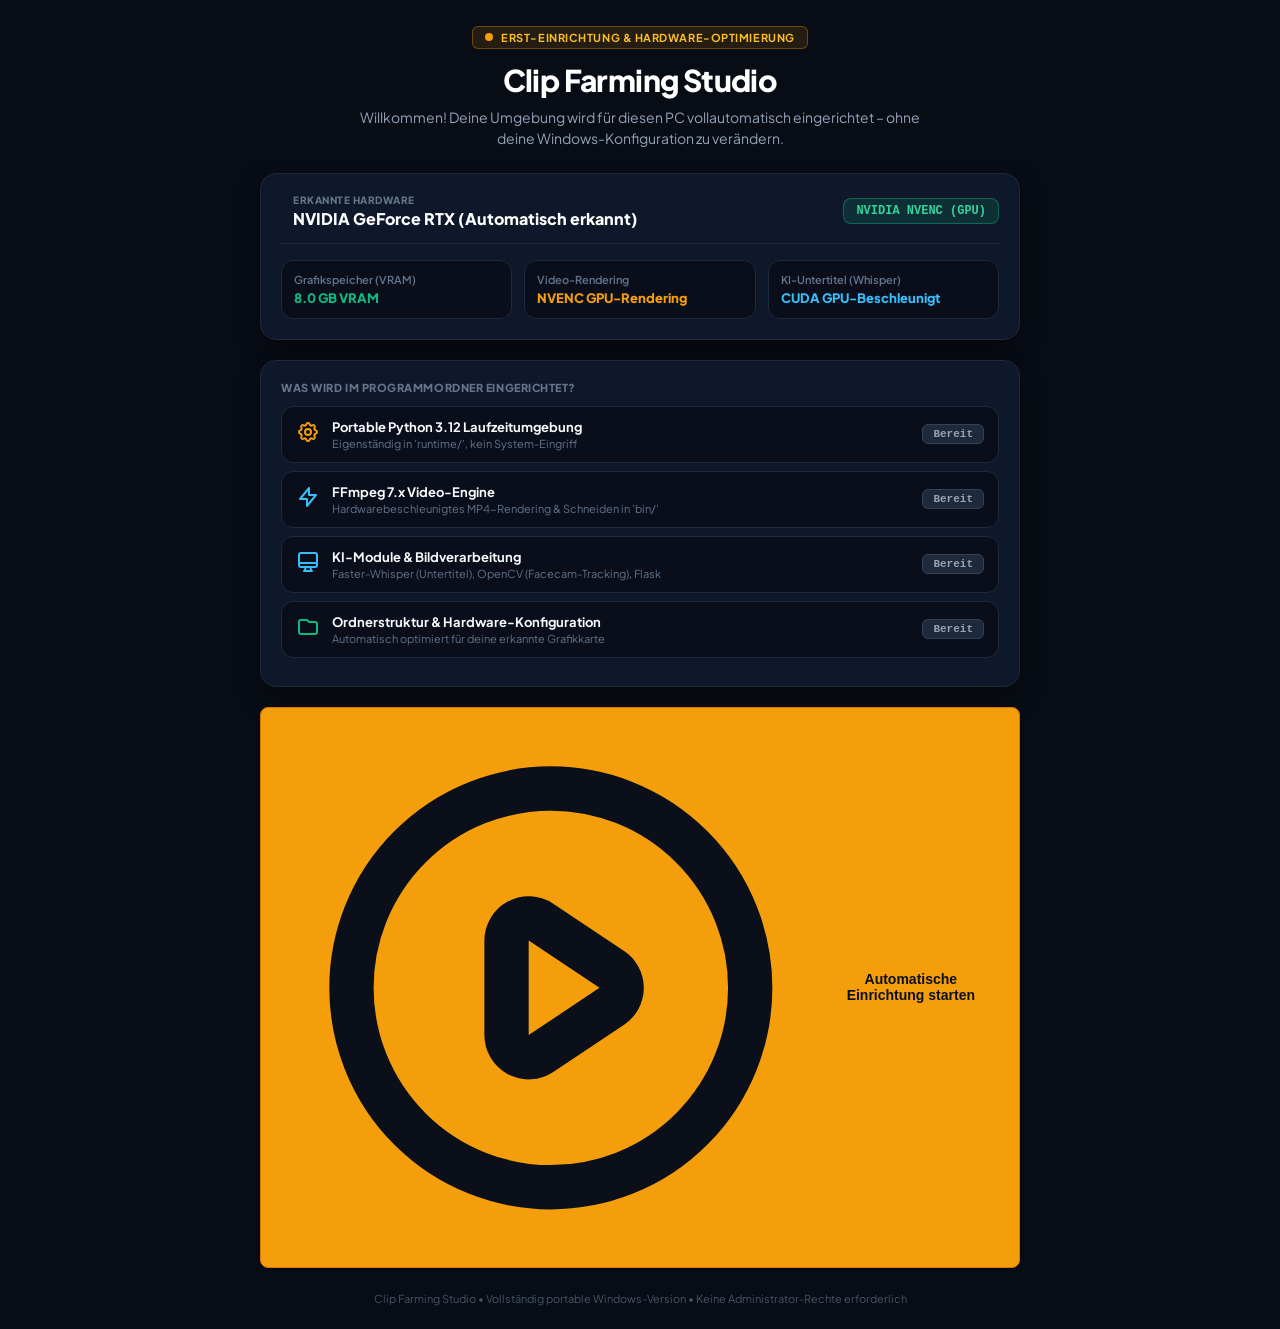
<file: ui/setup.html>
<!DOCTYPE html>
<html lang="de">
<head>
    <meta charset="UTF-8">
    <meta name="viewport" content="width=device-width, initial-scale=1.0">
    <title>Clip Farming Studio - Erst-Einrichtung</title>
    <link rel="preconnect" href="https://fonts.googleapis.com">
    <link rel="preconnect" href="https://fonts.gstatic.com" crossorigin>
    <link href="https://fonts.googleapis.com/css2?family=Plus+Jakarta+Sans:wght@400;500;600;700;800&display=swap" rel="stylesheet">
    <style>
        * { box-sizing: border-box; margin: 0; padding: 0; }
        body {
            background-color: #080c14;
            color: #f1f5f9;
            font-family: 'Plus Jakarta Sans', -apple-system, BlinkMacSystemFont, "Segoe UI", Roboto, sans-serif;
            min-height: 100vh;
            display: flex;
            flex-direction: column;
            justify-content: space-between;
            overflow-x: hidden;
            padding: 24px;
            -webkit-font-smoothing: antialiased;
        }
        .container {
            max-width: 760px;
            margin: 0 auto;
            width: 100%;
            flex: 1;
            display: flex;
            flex-direction: column;
            justify-content: center;
        }
        .header { text-align: center; margin-bottom: 24px; }
        .badge-pill {
            display: inline-flex;
            align-items: center;
            gap: 8px;
            padding: 4px 12px;
            border-radius: 6px;
            background: rgba(245, 158, 11, 0.12);
            border: 1px solid rgba(245, 158, 11, 0.35);
            color: #fbbf24;
            font-size: 11px;
            font-weight: 700;
            letter-spacing: 0.05em;
            text-transform: uppercase;
            margin-bottom: 12px;
        }
        .pulse-dot {
            width: 8px;
            height: 8px;
            border-radius: 50%;
            background: #f59e0b;
            animation: pulse 1.5s infinite;
        }
        @keyframes pulse { 0%, 100% { opacity: 1; } 50% { opacity: 0.3; } }
        .title {
            font-size: 30px;
            font-weight: 800;
            color: #ffffff;
            display: flex;
            align-items: center;
            justify-content: center;
            gap: 12px;
            letter-spacing: -0.02em;
        }
        .title span.highlight {
            color: #f59e0b;
        }
        .subtitle {
            color: #94a3b8;
            font-size: 14px;
            margin-top: 8px;
            max-width: 580px;
            margin-left: auto;
            margin-right: auto;
            line-height: 1.5;
        }
        .card {
            background: #0f172a;
            border: 1px solid #1e293b;
            border-radius: 16px;
            padding: 20px;
            margin-bottom: 20px;
            box-shadow: 0 10px 25px -5px rgba(0, 0, 0, 0.5);
        }
        .card-header {
            display: flex;
            align-items: center;
            justify-content: space-between;
            border-bottom: 1px solid #1e293b;
            padding-bottom: 14px;
            margin-bottom: 16px;
        }
        .gpu-title-box { display: flex; align-items: center; gap: 12px; }
        .gpu-title-icon { font-size: 24px; }
        .gpu-tag { font-size: 10px; font-weight: 800; text-transform: uppercase; color: #64748b; letter-spacing: 0.05em; }
        .gpu-name-text { font-size: 16px; font-weight: 800; color: #ffffff; margin-top: 2px; }
        .encoder-tag {
            padding: 5px 12px;
            border-radius: 8px;
            font-family: monospace;
            font-size: 12px;
            font-weight: 800;
            background: #1e293b;
            color: #94a3b8;
            border: 1px solid #334155;
        }
        .encoder-nvenc { background: rgba(16, 185, 129, 0.15); color: #34d399; border-color: rgba(16, 185, 129, 0.4); }
        .encoder-amf { background: rgba(244, 63, 94, 0.15); color: #fb7185; border-color: rgba(244, 63, 94, 0.4); }
        .encoder-qsv { background: rgba(14, 165, 233, 0.15); color: #38bdf8; border-color: rgba(14, 165, 233, 0.4); }
        .specs-grid {
            display: grid;
            grid-template-columns: repeat(3, 1fr);
            gap: 12px;
        }
        @media (max-width: 640px) { .specs-grid { grid-template-columns: 1fr; } }
        .spec-box {
            background: #090e1a;
            border: 1px solid #1e293b;
            border-radius: 12px;
            padding: 12px;
        }
        .spec-label { font-size: 11px; color: #64748b; font-weight: 600; }
        .spec-value { font-size: 13px; font-weight: 800; color: #f1f5f9; margin-top: 4px; }
        .spec-value.green { color: #10b981; }
        .spec-value.amber { color: #f59e0b; }
        .spec-value.blue { color: #38bdf8; }
        .checklist-item {
            display: flex;
            align-items: center;
            justify-content: space-between;
            padding: 12px 14px;
            background: #090e1a;
            border: 1px solid #1e293b;
            border-radius: 12px;
            margin-bottom: 8px;
        }
        .item-left { display: flex; align-items: center; gap: 12px; }
        .item-icon { font-size: 18px; width: 24px; text-align: center; }
        .item-name { font-size: 13px; font-weight: 700; color: #f8fafc; }
        .item-desc { font-size: 11px; color: #64748b; margin-top: 2px; }
        .item-badge {
            font-size: 11px;
            font-weight: 700;
            padding: 3px 10px;
            border-radius: 6px;
            background: #1e293b;
            color: #94a3b8;
            border: 1px solid #334155;
            font-family: monospace;
            white-space: nowrap;
        }
        .item-badge.done { background: rgba(16, 185, 129, 0.15); color: #34d399; border-color: rgba(16, 185, 129, 0.4); }
        .item-badge.running { background: rgba(245, 158, 11, 0.15); color: #fbbf24; border-color: rgba(245, 158, 11, 0.4); animation: pulse 1s infinite; }
        .btn-primary {
            width: 100%;
            padding: 14px 24px;
            border-radius: 8px;
            background: #f59e0b;
            color: #0b0f19;
            font-size: 14px;
            font-weight: 700;
            border: 1px solid #d97706;
            cursor: pointer;
            box-shadow: 0 1px 2px rgba(0, 0, 0, 0.4);
            transition: background 0.15s ease, border-color 0.15s ease;
            display: flex;
            align-items: center;
            justify-content: center;
            gap: 10px;
        }
        .btn-primary:hover {
            background: #fbbf24;
            border-color: #f59e0b;
        }
        .btn-primary:active { background: #d97706; }
        .progress-box {
            background: #0f172a;
            border: 1px solid #1e293b;
            border-radius: 16px;
            padding: 20px;
            margin-bottom: 20px;
            display: none;
        }
        .progress-header {
            display: flex;
            align-items: center;
            justify-content: space-between;
            font-size: 13px;
            font-weight: 700;
            margin-bottom: 10px;
        }
        .progress-track {
            width: 100%;
            height: 10px;
            background: #090e1a;
            border: 1px solid #1e293b;
            border-radius: 6px;
            overflow: hidden;
            margin-bottom: 12px;
            padding: 2px;
        }
        .progress-fill {
            height: 100%;
            width: 0%;
            background: #10b981;
            border-radius: 4px;
            transition: width 0.3s ease;
        }
        .console-box {
            background: #050811;
            border: 1px solid #1e293b;
            border-radius: 10px;
            padding: 12px;
            font-family: monospace;
            font-size: 11px;
            color: #94a3b8;
            max-height: 140px;
            overflow-y: auto;
            margin-top: 12px;
            line-height: 1.5;
        }
        .success-box {
            display: none;
            background: rgba(16, 185, 129, 0.1);
            border: 1px solid rgba(16, 185, 129, 0.4);
            border-radius: 16px;
            padding: 24px;
            text-align: center;
            margin-bottom: 20px;
        }
        .success-icon {
            width: 48px;
            height: 48px;
            border-radius: 50%;
            background: rgba(16, 185, 129, 0.2);
            color: #10b981;
            border: 1px solid #10b981;
            display: flex;
            align-items: center;
            justify-content: center;
            font-size: 24px;
            margin: 0 auto 12px auto;
        }
        .footer {
            text-align: center;
            font-size: 11px;
            color: #475569;
            margin-top: 24px;
        }
        .spinner {
            display: inline-block;
            width: 14px;
            height: 14px;
            border: 2px solid rgba(245, 158, 11, 0.3);
            border-top-color: #f59e0b;
            border-radius: 50%;
            animation: spin 0.8s linear infinite;
        }
        :focus-visible { outline: 2px solid #f59e0b; outline-offset: 2px; }
        @media (prefers-reduced-motion: reduce) {
            *, ::before, ::after {
                animation-duration: 0.01ms !important;
                animation-iteration-count: 1 !important;
                transition-duration: 0.01ms !important;
            }
        }
        @keyframes spin { to { transform: rotate(360deg); } }
        .hidden { display: none !important; }
    </style>
</head>
<body>

    <div id="boot-splash" style="min-height: 100vh; display: flex; flex-direction: column; align-items: center; justify-content: center; font-family: sans-serif; color: #fff;">
        <span class="spinner" style="width: 32px; height: 32px; margin-bottom: 16px;"></span>
        <h2 style="font-size: 20px; font-weight: bold;">Starte Clip Farming Studio...</h2>
    </div>

    <div class="container hidden">

        <!-- Header -->
        <div class="header">
            <div class="badge-pill">
                <span class="pulse-dot"></span>
                <span>Erst-Einrichtung & Hardware-Optimierung</span>
            </div>
            <h1 class="title">
                <span>Clip Farming Studio</span>
            </h1>
            <p class="subtitle">
                Willkommen! Deine Umgebung wird für diesen PC vollautomatisch eingerichtet – ohne deine Windows-Konfiguration zu verändern.
            </p>
        </div>

        <!-- Hardware Card -->
        <div class="card">
            <div class="card-header">
                <div class="gpu-title-box">
                    <span class="gpu-title-icon">
                        <svg class="w-5 h-5 inline-block text-amber-400" fill="none" stroke="currentColor" stroke-width="2" viewBox="0 0 24 24"><path stroke-linecap="round" stroke-linejoin="round" d="M9.75 17L9 20l-1 1h8l-1-1-.75-3M3 13h18M5 17h14a2 2 0 002-2V5a2 2 0 00-2-2H5a2 2 0 00-2 2v10a2 2 0 002 2z"/></svg>
                    </span>
                    <div>
                        <div class="gpu-tag">Erkannte Hardware</div>
                        <div id="gpu-name" class="gpu-name-text">
                            <span>Ermittle Grafikkarte...</span>
                            <span class="spinner" style="vertical-align: middle; margin-left: 6px;"></span>
                        </div>
                    </div>
                </div>
                <div id="encoder-badge" class="encoder-tag">
                    <span>Prüfe...</span>
                </div>
            </div>

            <div class="specs-grid">
                <div class="spec-box">
                    <div class="spec-label">Grafikspeicher (VRAM)</div>
                    <div id="gpu-vram" class="spec-value green">- MB</div>
                </div>
                <div class="spec-box">
                    <div class="spec-label">Video-Rendering</div>
                    <div id="gpu-render" class="spec-value amber">Hardware-Encoder</div>
                </div>
                <div class="spec-box">
                    <div class="spec-label">KI-Untertitel (Whisper)</div>
                    <div id="whisper-device" class="spec-value blue">Automatisch</div>
                </div>
            </div>
        </div>

        <!-- Checklist Card -->
        <div class="card">
            <div style="font-size: 11px; font-weight: 800; text-transform: uppercase; color: #64748b; letter-spacing: 0.05em; margin-bottom: 12px;">
                Was wird im Programmordner eingerichtet?
            </div>

            <div class="checklist-item">
                <div class="item-left">
                    <span id="icon-py" class="item-icon" style="color: #f59e0b;">
                        <svg class="w-4 h-4 inline-block" fill="none" stroke="currentColor" stroke-width="2" viewBox="0 0 24 24"><path stroke-linecap="round" stroke-linejoin="round" d="M10.325 4.317c.426-1.756 2.924-1.756 3.35 0a1.724 1.724 0 002.573 1.066c1.543-.94 3.31.826 2.37 2.37a1.724 1.724 0 001.065 2.572c1.756.426 1.756 2.924 0 3.35a1.724 1.724 0 00-1.066 2.573c.94 1.543-.826 3.31-2.37 2.37a1.724 1.724 0 00-2.572 1.065c-.426 1.756-2.924 1.756-3.35 0a1.724 1.724 0 00-2.573-1.066c-1.543.94-3.31-.826-2.37-2.37a1.724 1.724 0 00-1.065-2.572c-1.756-.426-1.756-2.924 0-3.35a1.724 1.724 0 001.066-2.573c-.94-1.543.826-3.31 2.37-2.37.996.608 2.296.07 2.572-1.065z"/><path stroke-linecap="round" stroke-linejoin="round" d="M15 12a3 3 0 11-6 0 3 3 0 016 0z"/></svg>
                    </span>
                    <div>
                        <div class="item-name">Portable Python 3.12 Laufzeitumgebung</div>
                        <div class="item-desc">Eigenständig in 'runtime/', kein System-Eingriff</div>
                    </div>
                </div>
                <span id="badge-py" class="item-badge">Bereit</span>
            </div>

            <div class="checklist-item">
                <div class="item-left">
                    <span id="icon-ffmpeg" class="item-icon" style="color: #38bdf8;">
                        <svg class="w-4 h-4 inline-block" fill="none" stroke="currentColor" stroke-width="2" viewBox="0 0 24 24"><path stroke-linecap="round" stroke-linejoin="round" d="M13 10V3L4 14h7v7l9-11h-7z"/></svg>
                    </span>
                    <div>
                        <div class="item-name">FFmpeg 7.x Video-Engine</div>
                        <div class="item-desc">Hardwarebeschleunigtes MP4-Rendering & Schneiden in 'bin/'</div>
                    </div>
                </div>
                <span id="badge-ffmpeg" class="item-badge">Bereit</span>
            </div>

            <div class="checklist-item">
                <div class="item-left">
                    <span id="icon-ai" class="item-icon" style="color: #38bdf8;">
                        <svg class="w-4 h-4 inline-block" fill="none" stroke="currentColor" stroke-width="2" viewBox="0 0 24 24"><path stroke-linecap="round" stroke-linejoin="round" d="M9.75 17L9 20l-1 1h8l-1-1-.75-3M3 13h18M5 17h14a2 2 0 002-2V5a2 2 0 00-2-2H5a2 2 0 00-2 2v10a2 2 0 002 2z"/></svg>
                    </span>
                    <div>
                        <div class="item-name">KI-Module & Bildverarbeitung</div>
                        <div class="item-desc">Faster-Whisper (Untertitel), OpenCV (Facecam-Tracking), Flask</div>
                    </div>
                </div>
                <span id="badge-ai" class="item-badge">Bereit</span>
            </div>

            <div class="checklist-item">
                <div class="item-left">
                    <span id="icon-cfg" class="item-icon" style="color: #10b981;">
                        <svg class="w-4 h-4 inline-block" fill="none" stroke="currentColor" stroke-width="2" viewBox="0 0 24 24"><path stroke-linecap="round" stroke-linejoin="round" d="M3 7v10a2 2 0 002 2h14a2 2 0 002-2V9a2 2 0 00-2-2h-6l-2-2H5a2 2 0 00-2 2z"/></svg>
                    </span>
                    <div>
                        <div class="item-name">Ordnerstruktur & Hardware-Konfiguration</div>
                        <div class="item-desc">Automatisch optimiert für deine erkannte Grafikkarte</div>
                    </div>
                </div>
                <span id="badge-cfg" class="item-badge">Bereit</span>
            </div>
        </div>

        <!-- Progress Box -->
        <div id="progress-box" class="progress-box">
            <div class="progress-header">
                <div id="progress-message" style="display: flex; align-items: center; gap: 8px;">
                    <span class="spinner"></span>
                    <span>Einrichtung wird ausgeführt...</span>
                </div>
                <span id="progress-percent" style="color: #f59e0b; font-family: monospace; font-size: 14px;">0%</span>
            </div>
            <div class="progress-track">
                <div id="progress-fill" class="progress-fill"></div>
            </div>
            <div style="display: flex; justify-content: space-between; font-size: 11px; color: #64748b;">
                <span id="progress-step-info">Schritt 1 von 5</span>
                <span>Portabler App-Ordner</span>
            </div>
            <div id="console-log" class="console-box">
                <div style="color: #f59e0b;">=== Clip-Farming Installationsprotokoll ===</div>
            </div>
        </div>

        <!-- Success Box -->
        <div id="success-box" class="success-box">
            <div class="success-icon">✓</div>
            <h2 style="font-size: 18px; font-weight: 800; color: #ffffff;">Einrichtung erfolgreich abgeschlossen!</h2>
            <p style="font-size: 13px; color: #a7f3d0; margin-top: 4px;">
                Deine Umgebung ist startklar. Clip Farming Studio öffnet sich jetzt...
            </p>
        </div>

        <!-- Action Buttons -->
        <div id="action-box">
            <button id="btn-start" class="btn-primary" onclick="startSetup()">
                <svg class="w-4 h-4 inline-block" fill="none" stroke="currentColor" stroke-width="2" viewBox="0 0 24 24"><path stroke-linecap="round" stroke-linejoin="round" d="M14.752 11.168l-3.197-2.132A1 1 0 0010 9.87v4.263a1 1 0 001.555.832l3.197-2.132a1 1 0 000-1.664z"/><path stroke-linecap="round" stroke-linejoin="round" d="M21 12a9 9 0 11-18 0 9 9 0 0118 0z"/></svg>
                <span>Automatische Einrichtung starten</span>
            </button>
        </div>

    </div>

    <!-- Footer -->
    <div class="footer">
        Clip Farming Studio • Vollständig portable Windows-Version • Keine Administrator-Rechte erforderlich
    </div>

    <script>
        function getTauriInvoke() {
            if (typeof window !== 'undefined') {
                if (window.__TAURI__?.core?.invoke) return window.__TAURI__.core.invoke.bind(window.__TAURI__.core);
                if (window.__TAURI__?.invoke) return window.__TAURI__.invoke.bind(window.__TAURI__);
                if (window.__TAURI_INTERNALS__?.invoke) return window.__TAURI_INTERNALS__.invoke.bind(window.__TAURI_INTERNALS__);
            }
            return null;
        }

        async function launchStudioSafe(invoke) {
            try {
                await invoke('launch_studio_after_setup');
            } catch (err) {
                const msg = (typeof err === 'string') ? err : (err?.message || String(err));
                document.body.innerHTML = '';
                const wrap = document.createElement('div');
                wrap.style.cssText = 'min-height:100vh;display:flex;flex-direction:column;align-items:center;justify-content:center;padding:32px;font-family:sans-serif;color:#f1f5f9;max-width:720px;margin:0 auto;';
                const title = document.createElement('h2');
                title.style.cssText = 'font-size:20px;font-weight:700;color:#f87171;margin-bottom:12px;';
                title.textContent = 'Clip Farming Studio konnte nicht gestartet werden';
                const pre = document.createElement('pre');
                pre.style.cssText = 'width:100%;background:#0f172a;border:1px solid #334155;border-radius:8px;padding:14px;font-size:12px;color:#cbd5e1;white-space:pre-wrap;word-break:break-word;max-height:280px;overflow:auto;margin-bottom:18px;';
                pre.textContent = msg;
                const btn = document.createElement('button');
                btn.textContent = 'Erneut versuchen';
                btn.style.cssText = 'padding:10px 20px;border-radius:8px;border:none;background:#f59e0b;color:#080c14;font-weight:700;cursor:pointer;';
                btn.onclick = () => window.location.reload();
                wrap.append(title, pre, btn);
                document.body.appendChild(wrap);
            }
        }

        function showSetupContainer() {
            const splash = document.getElementById('boot-splash');
            if (splash) splash.remove();
            const container = document.querySelector('.container');
            if (container) container.classList.remove('hidden');
        }

        async function init() {
            const invoke = getTauriInvoke();
            if (!invoke) {
                showSetupContainer();
                applySpecs({
                    gpu_name: "NVIDIA GeForce RTX (Automatisch erkannt)",
                    vram_mb: 8192,
                    recommended_encoder: "nvenc",
                    whisper_device: "cuda",
                    is_ready: false
                });
                return;
            }

            try {
                const info = await invoke('get_setup_info');
                if (info && info.is_ready) {
                    await launchStudioSafe(invoke);
                    return;
                }
                showSetupContainer();
                applySpecs(info);
            } catch (e) {
                showSetupContainer();
                console.error("Fehler beim Abrufen der Setup-Info:", e);
                document.getElementById('gpu-name').innerText = "Standard Prozessor (CPU)";
            }
        }

        function applySpecs(info) {
            const nameEl = document.getElementById('gpu-name');
            const vramEl = document.getElementById('gpu-vram');
            const badgeEl = document.getElementById('encoder-badge');
            const renderEl = document.getElementById('gpu-render');
            const whisperEl = document.getElementById('whisper-device');

            nameEl.innerText = info.gpu_name || "Standard Prozessor (CPU)";
            vramEl.innerText = (info.vram_mb > 0) ? `${(info.vram_mb / 1024).toFixed(1)} GB VRAM` : "Shared Memory";

            const enc = (info.recommended_encoder || 'cpu').toUpperCase();
            if (enc === 'NVENC') {
                badgeEl.className = 'encoder-tag encoder-nvenc';
                badgeEl.innerHTML = 'NVIDIA NVENC (GPU)';
                renderEl.innerText = 'NVENC GPU-Rendering';
                whisperEl.innerText = 'CUDA GPU-Beschleunigt';
            } else if (enc === 'AMF') {
                badgeEl.className = 'encoder-tag encoder-amf';
                badgeEl.innerHTML = 'AMD AMF (GPU)';
                renderEl.innerText = 'AMF GPU-Rendering';
                whisperEl.innerText = 'CPU High-Speed';
            } else if (enc === 'QSV') {
                badgeEl.className = 'encoder-tag encoder-qsv';
                badgeEl.innerHTML = 'Intel QSV (GPU)';
                renderEl.innerText = 'QuickSync Rendering';
                whisperEl.innerText = 'CPU High-Speed';
            } else {
                badgeEl.className = 'encoder-tag';
                badgeEl.innerHTML = 'CPU H.264';
                renderEl.innerText = 'CPU Rendering';
                whisperEl.innerText = 'CPU Standard';
            }
        }

        let pollTimer = null;

        async function startSetup() {
            document.getElementById('action-box').style.display = 'none';
            document.getElementById('progress-box').style.display = 'block';

            const invoke = getTauriInvoke();
            if (!invoke) {
                simulateSetup();
                return;
            }

            pollTimer = setInterval(async () => {
                try {
                    const prog = await invoke('get_setup_progress');
                    if (prog) {
                        updateProgress(prog);
                    }
                } catch (e) {}
            }, 350);

            if (window.__TAURI__?.event?.listen) {
                window.__TAURI__.event.listen('setup-progress', (e) => {
                    if (e && e.payload) updateProgress(e.payload);
                });
            }

            try {
                const ok = await invoke('run_automated_setup');
                if (ok) {
                    onFinished();
                }
            } catch (e) {
                logConsole("Fehler beim Setup: " + e);
            }
        }

        function updateProgress(data) {
            const p = data.percent || 0;
            document.getElementById('progress-percent').innerText = p + '%';
            document.getElementById('progress-fill').style.width = p + '%';

            if (data.message) {
                document.getElementById('progress-message').innerHTML = `
                    <span class="spinner"></span>
                    <span>${data.message}</span>
                `;
            }

            if (data.step && data.total_steps) {
                document.getElementById('progress-step-info').innerText = `Schritt ${data.step} von ${data.total_steps}`;
                updateBadges(data.step);
            }

            if (data.log) {
                logConsole(data.log);
            }

            if (p >= 100 || data.is_done) {
                onFinished();
            }
        }

        function updateBadges(step) {
            const list = ['py', 'ffmpeg', 'ai', 'cfg'];
            list.forEach((item, idx) => {
                const b = document.getElementById('badge-' + item);
                const ic = document.getElementById('icon-' + item);
                const stepNum = idx + 2;
                if (step > stepNum) {
                    b.innerText = 'Fertig';
                    b.className = 'item-badge done';
                    ic.innerText = '✓';
                } else if (step === stepNum) {
                    b.innerText = 'Lädt...';
                    b.className = 'item-badge running';
                }
            });
        }

        function logConsole(text) {
            const c = document.getElementById('console-log');
            const line = document.createElement('div');
            line.innerText = text;
            c.appendChild(line);
            c.scrollTop = c.scrollHeight;
        }

        function onFinished() {
            if (pollTimer) clearInterval(pollTimer);
            document.getElementById('progress-box').style.display = 'none';
            document.getElementById('success-box').style.display = 'block';

            setTimeout(async () => {
                const invoke = getTauriInvoke();
                if (invoke) {
                    await launchStudioSafe(invoke);
                } else {
                    window.location.href = 'http://127.0.0.1:5000';
                }
            }, 1500);
        }

        function simulateSetup() {
            let p = 0;
            const timer = setInterval(() => {
                p += 15;
                const step = Math.min(5, Math.floor(p / 20) + 1);
                updateProgress({
                    percent: Math.min(100, p),
                    step: step,
                    total_steps: 5,
                    message: p < 30 ? "Lade Python 3.12 herunter..." : (p < 60 ? "Entpacke FFmpeg Video-Engine..." : (p < 85 ? "Installiere KI-Module..." : "Optimiere Hardware-Konfiguration...")),
                    log: `Simulierter Download: ${p}% abgeschlossen...`
                });
                if (p >= 100) clearInterval(timer);
            }, 600);
        }

        window.addEventListener('DOMContentLoaded', init);
    </script>
</body>
</html>
</file>
